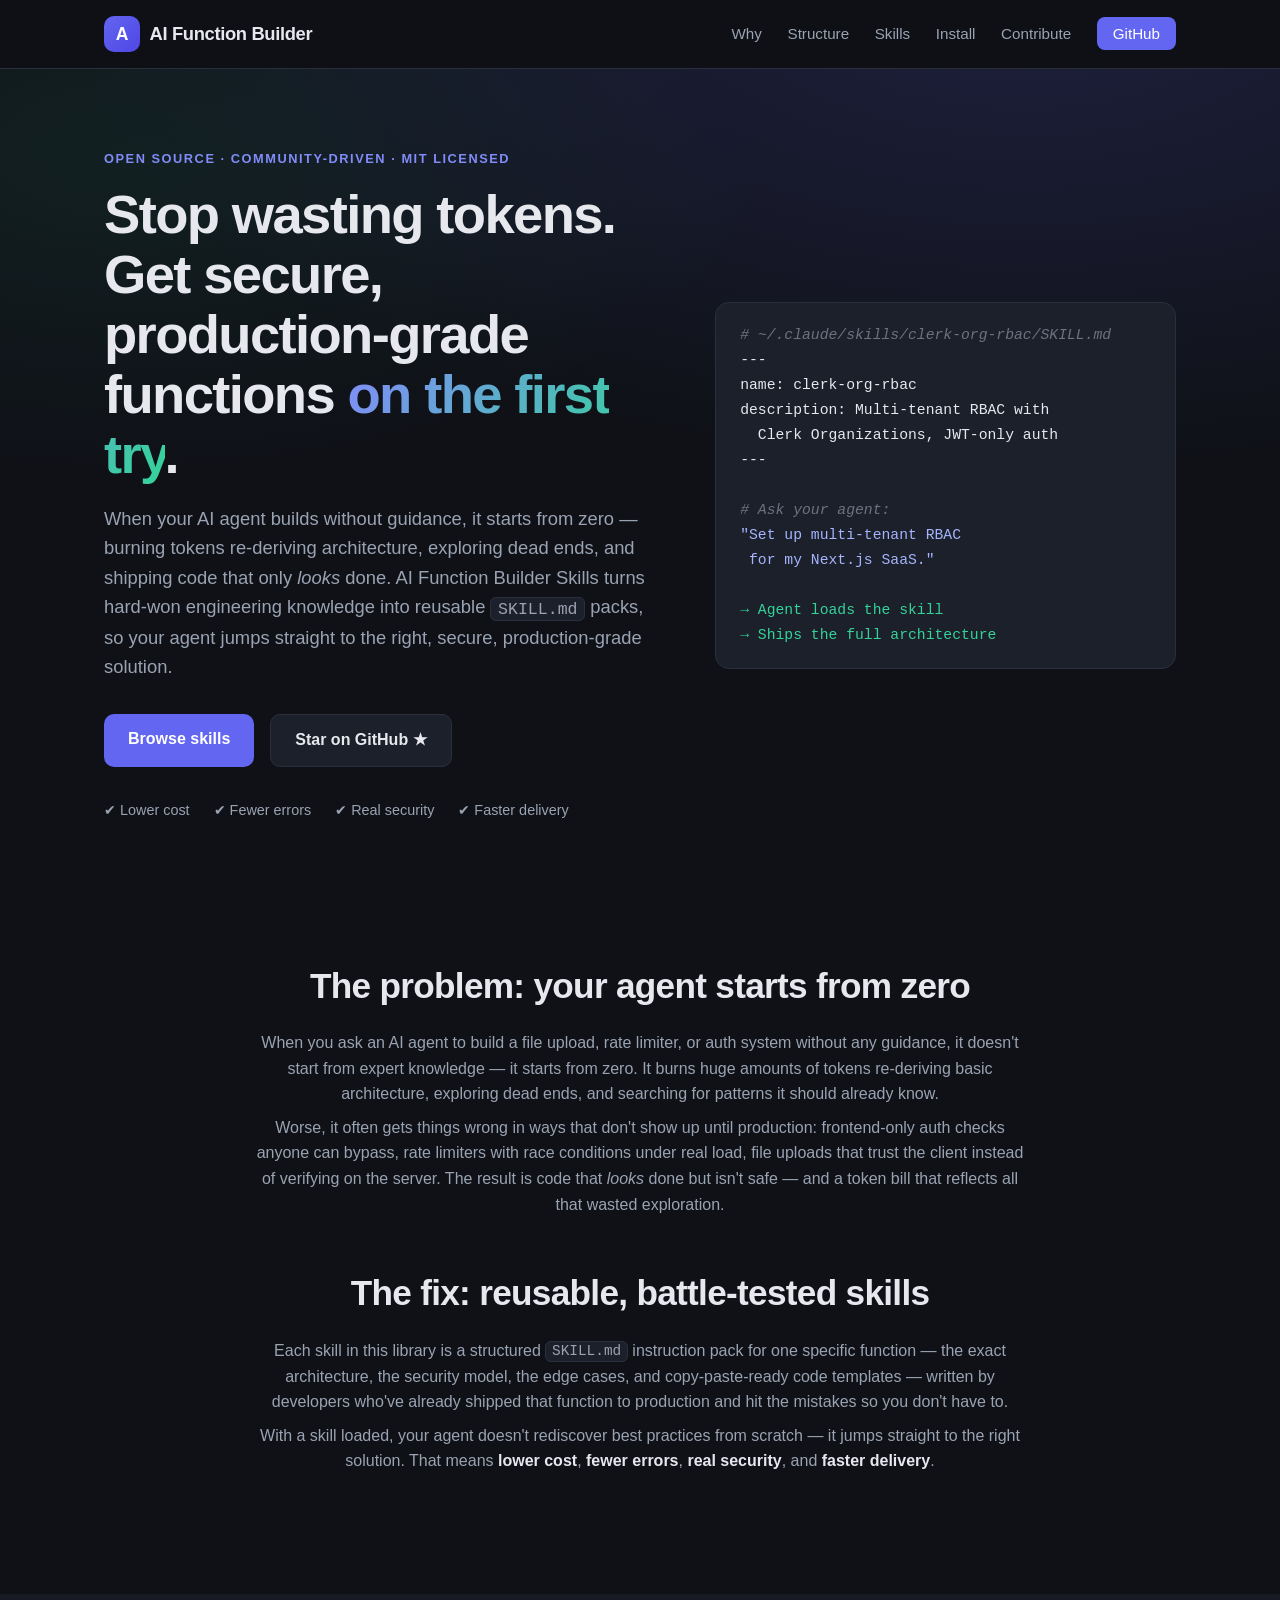
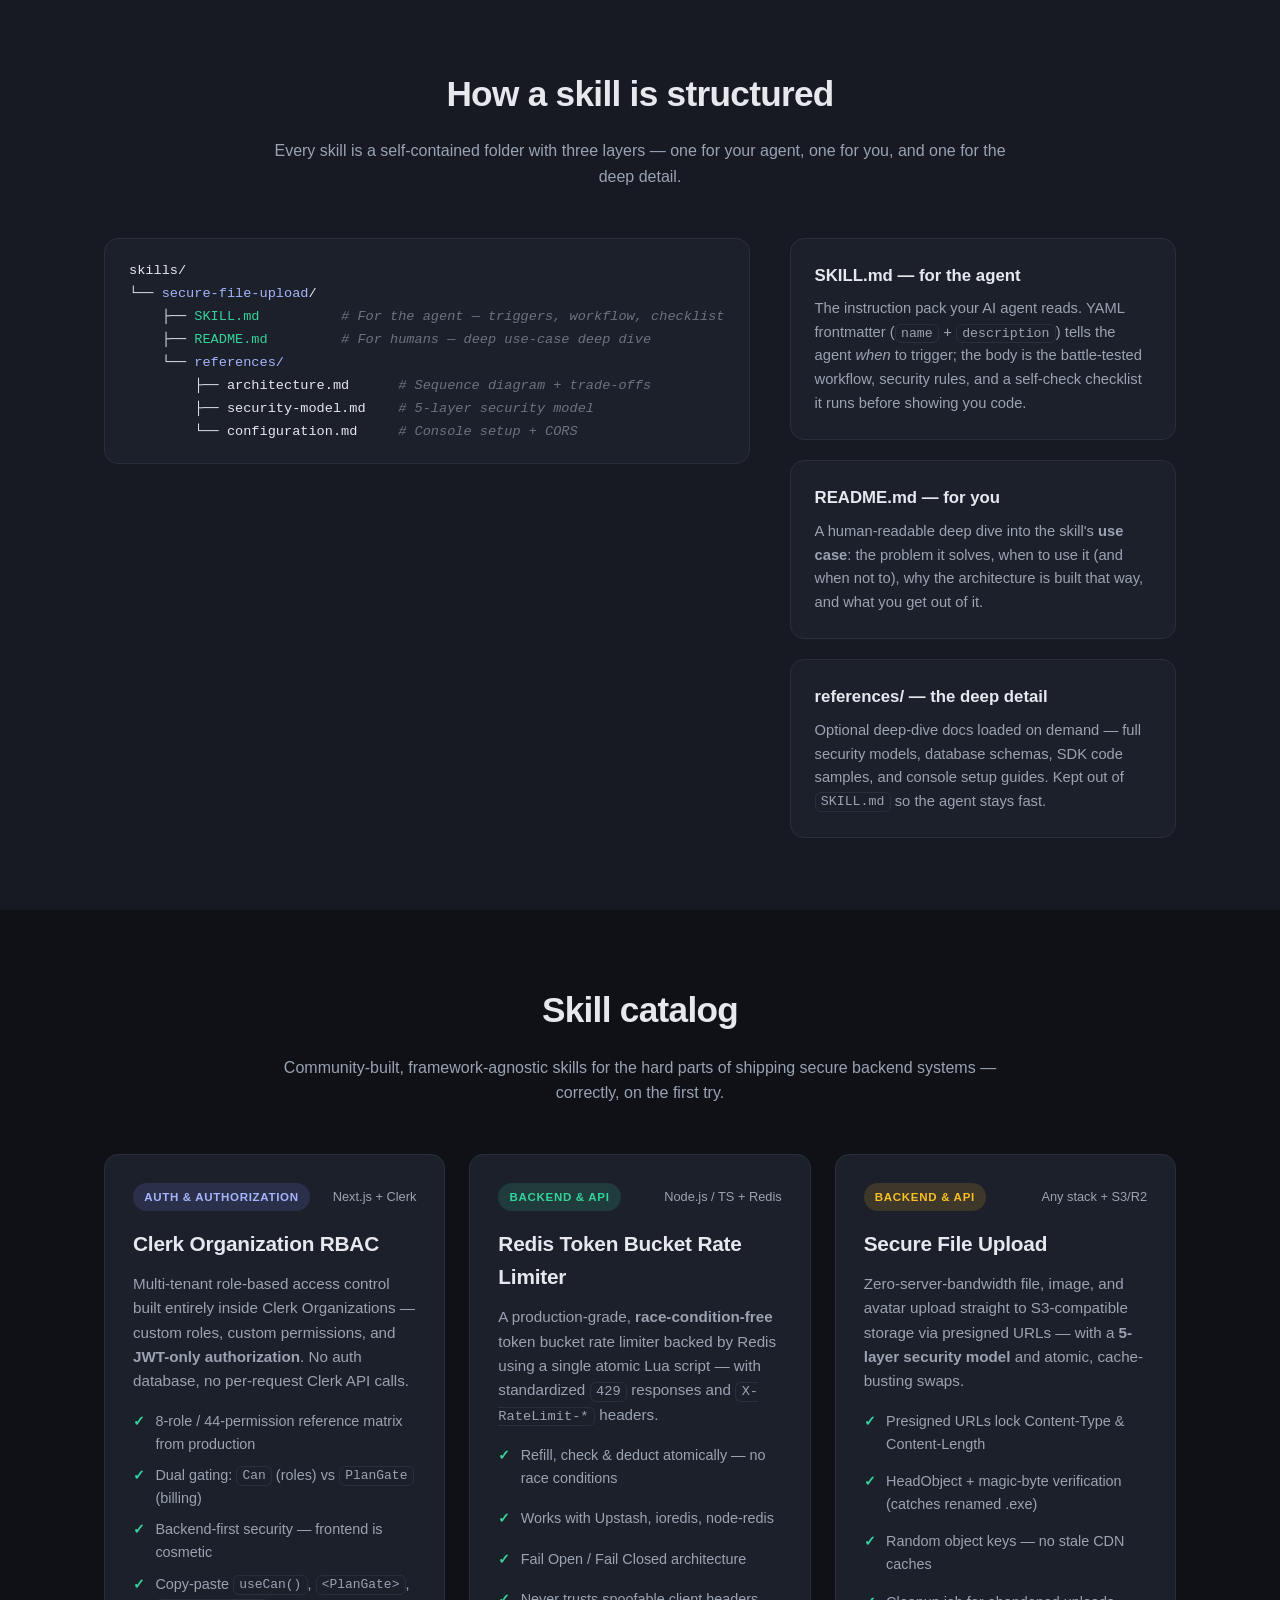
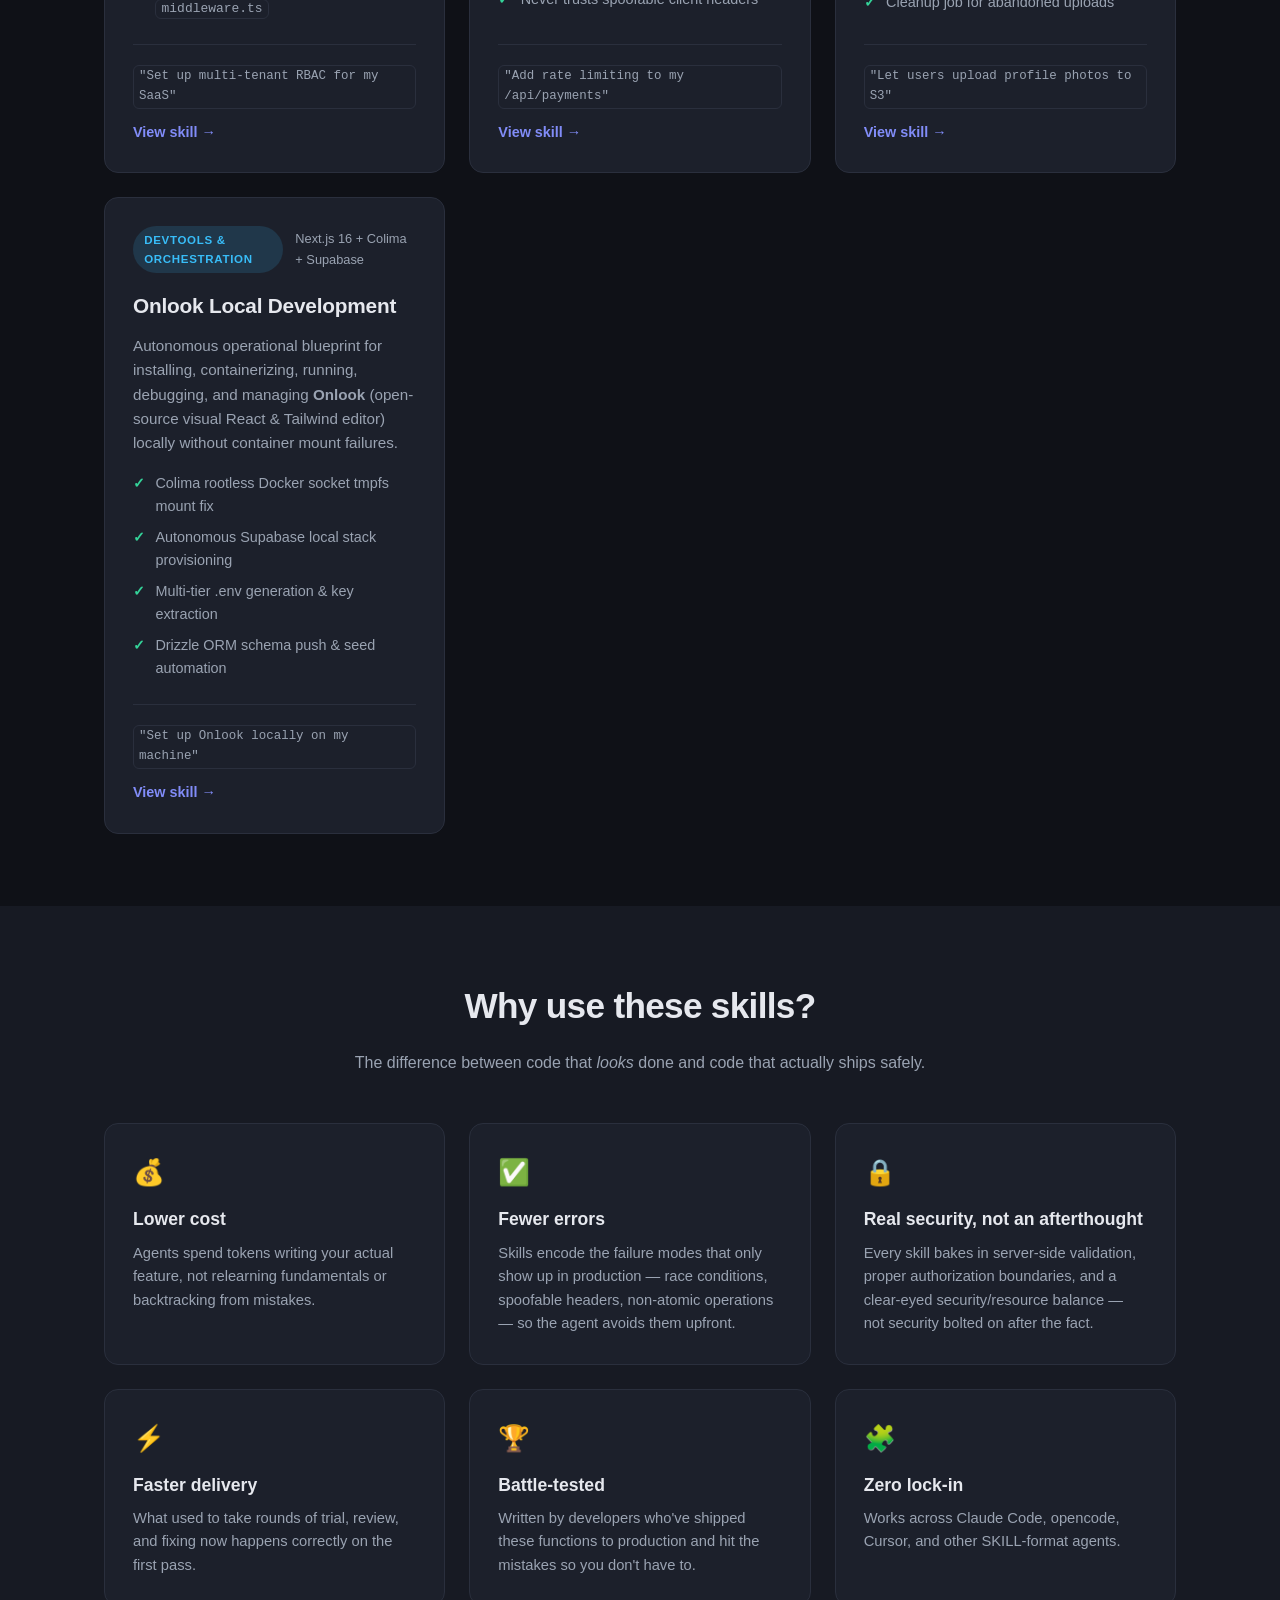
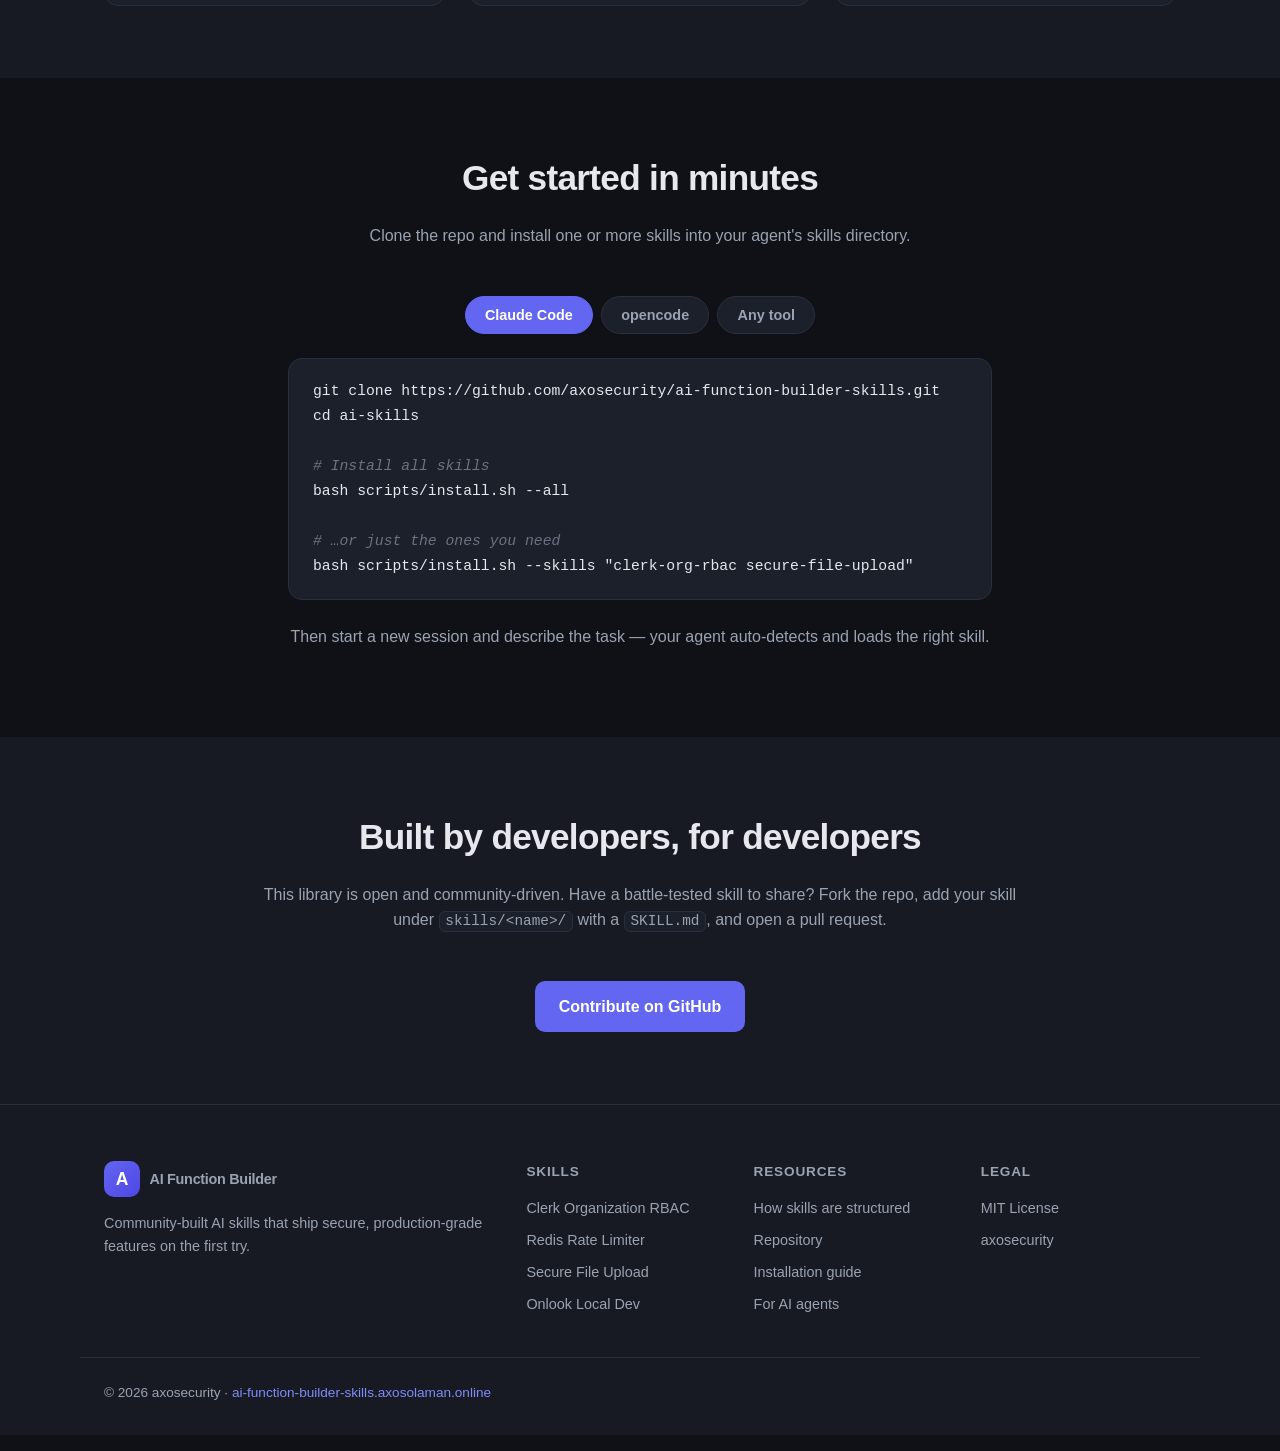
<file: web/index.html>
<!DOCTYPE html>
<html lang="en">
<head>
  <meta charset="UTF-8">
  <meta name="viewport" content="width=device-width, initial-scale=1.0">

  <!-- Primary SEO -->
  <title>AI Function Builder Skills — Stop Wasting Tokens. Ship Production-Grade Features on the First Try</title>
  <meta name="description" content="Stop wasting tokens. Get secure, production-grade functions and features on the first try with community-built AI skills — file uploads, access control, rate limiting, authentication, and more. Reusable SKILL.md packs for Claude Code, opencode & Cursor.">
  <meta name="keywords" content="AI skills, AI function builder, agent skills, Claude Code skills, opencode skills, LLM agent instructions, production-grade code, secure code, Clerk RBAC, Redis rate limiter, token bucket, secure file upload, presigned URL, S3, Cloudflare R2, save tokens">
  <meta name="author" content="axosecurity">
  <meta name="robots" content="index, follow">
  <link rel="canonical" href="https://ai-function-builder-skills.axosolaman.online/">

  <!-- Open Graph -->
  <meta property="og:type" content="website">
  <meta property="og:site_name" content="AI Function Builder Skills">
  <meta property="og:title" content="AI Function Builder Skills — Stop Wasting Tokens. Ship Production-Grade Features on the First Try">
  <meta property="og:description" content="Secure, perfect, production-grade functions on the first try — with community-built AI skills for file uploads, access control, rate limiting, authentication, and more.">
  <meta property="og:url" content="https://ai-function-builder-skills.axosolaman.online/">
  <meta property="og:locale" content="en_US">

  <!-- Twitter Card -->
  <meta name="twitter:card" content="summary_large_image">
  <meta name="twitter:title" content="AI Function Builder Skills — Stop Wasting Tokens. Ship Production-Grade Features on the First Try">
  <meta name="twitter:description" content="Secure, perfect, production-grade functions on the first try — with community-built AI skills for file uploads, access control, rate limiting, authentication, and more.">

  <!-- Favicon -->
  <link rel="icon" href="data:image/svg+xml,%3Csvg xmlns='http://www.w3.org/2000/svg' viewBox='0 0 100 100'%3E%3Crect width='100' height='100' rx='20' fill='%234f46e5'/%3E%3Ctext x='50' y='68' font-size='52' text-anchor='middle' fill='%23fff' font-family='Arial' font-weight='bold'%3EA%3C/text%3E%3C/svg%3E">

  <!-- Styles -->
  <link rel="stylesheet" href="assets/styles.css">

  <!-- Structured data: WebSite -->
  <script type="application/ld+json">
  {
    "@context": "https://schema.org",
    "@type": "WebSite",
    "name": "AI Function Builder Skills",
    "alternateName": "axosecurity/ai-function-builder-skills",
    "url": "https://ai-function-builder-skills.axosolaman.online/",
    "description": "An open, community-driven library of production-ready AI skills and prompts for building secure, production-grade functions with AI coding agents — file uploads, access control, rate limiting, authentication, and more.",
    "publisher": {
      "@type": "Organization",
      "name": "axosecurity",
      "url": "https://github.com/axosecurity"
    }
  }
  </script>

  <!-- Structured data: ItemList of skills -->
  <script type="application/ld+json">
  {
    "@context": "https://schema.org",
    "@type": "ItemList",
    "name": "AI Skill Catalog",
    "itemListElement": [
      {
        "@type": "ListItem",
        "position": 1,
        "name": "Clerk Organization RBAC",
        "description": "Multi-tenant role-based access control built entirely inside Clerk Organizations, with JWT-only authorization.",
        "url": "https://ai-function-builder-skills.axosolaman.online/#clerk-org-rbac"
      },
      {
        "@type": "ListItem",
        "position": 2,
        "name": "Redis Token Bucket Rate Limiter",
        "description": "A race-condition-free token bucket rate limiter backed by Redis using a single atomic Lua script.",
        "url": "https://ai-function-builder-skills.axosolaman.online/#redis-token-bucket-rate-limiter"
      },
      {
        "@type": "ListItem",
        "position": 3,
        "name": "Secure File Upload",
        "description": "Zero-server-bandwidth file upload via presigned URLs with a 5-layer security model.",
        "url": "https://ai-function-builder-skills.axosolaman.online/#secure-file-upload"
      },
      {
        "@type": "ListItem",
        "position": 4,
        "name": "Onlook Local Development & Management",
        "description": "Autonomous operational blueprint for installing, containerizing, running, and managing Onlook with Colima Docker fixes.",
        "url": "https://ai-function-builder-skills.axosolaman.online/#onlook-local-dev"
      }
    ]
  }
  </script>
</head>

<body>
  <a class="skip-link" href="#main">Skip to content</a>

  <!-- Header -->
  <header class="site-header">
    <nav class="container nav" aria-label="Main navigation">
      <a href="#top" class="brand" aria-label="AI Function Builder Skills — home">
        <span class="brand-mark">A</span>
        <span class="brand-text">AI&nbsp;Function&nbsp;Builder</span>
      </a>
      <button class="nav-toggle" id="navToggle" aria-expanded="false" aria-controls="navMenu" aria-label="Toggle navigation">
        <span></span><span></span><span></span>
      </button>
      <ul class="nav-menu" id="navMenu">
        <li><a href="#what">Why</a></li>
        <li><a href="#structure">Structure</a></li>
        <li><a href="#skills">Skills</a></li>
        <li><a href="#install">Install</a></li>
        <li><a href="#contribute">Contribute</a></li>
        <li><a class="nav-cta" href="https://github.com/axosecurity/ai-function-builder-skills" target="_blank" rel="noopener">GitHub</a></li>
      </ul>
    </nav>
  </header>

  <main id="main">

    <!-- Hero -->
    <section class="hero" id="top">
      <div class="container hero-grid">
        <div class="hero-copy">
          <p class="eyebrow">Open source · Community-driven · MIT licensed</p>
          <h1>Stop wasting tokens. Get secure, production-grade functions <span class="accent">on the first try</span>.</h1>
          <p class="lead">
            When your AI agent builds without guidance, it starts from zero — burning tokens re-deriving
            architecture, exploring dead ends, and shipping code that only <em>looks</em> done. AI Function
            Builder Skills turns hard-won engineering knowledge into reusable <code>SKILL.md</code> packs, so
            your agent jumps straight to the right, secure, production-grade solution.
          </p>
          <div class="hero-actions">
            <a class="btn btn-primary" href="#skills">Browse skills</a>
            <a class="btn btn-secondary" href="https://github.com/axosecurity/ai-function-builder-skills" target="_blank" rel="noopener">Star on GitHub ★</a>
          </div>
          <ul class="hero-badges">
            <li>✔ Lower cost</li>
            <li>✔ Fewer errors</li>
            <li>✔ Real security</li>
            <li>✔ Faster delivery</li>
          </ul>
        </div>
        <div class="hero-code">
<pre><code><span class="c"># ~/.claude/skills/clerk-org-rbac/SKILL.md</span>
---
name: clerk-org-rbac
description: Multi-tenant RBAC with
  Clerk Organizations, JWT-only auth
---

<span class="c"># Ask your agent:</span>
<span class="k">"Set up multi-tenant RBAC</span>
<span class="k"> for my Next.js SaaS."</span>

<span class="r">→ Agent loads the skill</span>
<span class="r">→ Ships the full architecture</span></code></pre>
        </div>
      </div>
    </section>

    <!-- The problem & solution -->
    <section class="section" id="what">
      <div class="container">
        <div class="section-head">
          <h2>The problem: your agent starts from zero</h2>
          <p>
            When you ask an AI agent to build a file upload, rate limiter, or auth system without any guidance,
            it doesn't start from expert knowledge — it starts from zero. It burns huge amounts of tokens
            re-deriving basic architecture, exploring dead ends, and searching for patterns it should already know.
          </p>
          <p>
            Worse, it often gets things wrong in ways that don't show up until production: frontend-only auth
            checks anyone can bypass, rate limiters with race conditions under real load, file uploads that trust
            the client instead of verifying on the server. The result is code that <em>looks</em> done but isn't
            safe — and a token bill that reflects all that wasted exploration.
          </p>
        </div>
        <div class="section-head">
          <h2>The fix: reusable, battle-tested skills</h2>
          <p>
            Each skill in this library is a structured <code>SKILL.md</code> instruction pack for one specific
            function — the exact architecture, the security model, the edge cases, and copy-paste-ready code
            templates — written by developers who've already shipped that function to production and hit the
            mistakes so you don't have to.
          </p>
          <p class="section-sub">
            With a skill loaded, your agent doesn't rediscover best practices from scratch — it jumps straight
            to the right solution. That means <strong>lower cost</strong>, <strong>fewer errors</strong>,
            <strong>real security</strong>, and <strong>faster delivery</strong>.
          </p>
        </div>
      </div>
    </section>

    <!-- How a skill is structured -->
    <section class="section section-alt" id="structure">
      <div class="container">
        <div class="section-head">
          <h2>How a skill is structured</h2>
          <p>Every skill is a self-contained folder with three layers — one for your agent, one for you, and one for the deep detail.</p>
        </div>
        <div class="structure-grid">
          <div class="structure-code">
<pre><code>skills/
└── <span class="k">secure-file-upload</span>/
    ├── <span class="r">SKILL.md</span>          <span class="c"># For the agent — triggers, workflow, checklist</span>
    ├── <span class="r">README.md</span>         <span class="c"># For humans — deep use-case deep dive</span>
    └── <span class="k">references/</span>
        ├── architecture.md      <span class="c"># Sequence diagram + trade-offs</span>
        ├── security-model.md    <span class="c"># 5-layer security model</span>
        └── configuration.md     <span class="c"># Console setup + CORS</span></code></pre>
          </div>
          <div class="structure-copy">
            <div class="structure-item">
              <h3>SKILL.md — for the agent</h3>
              <p>The instruction pack your AI agent reads. YAML frontmatter (<code>name</code> + <code>description</code>) tells the agent <em>when</em> to trigger; the body is the battle-tested workflow, security rules, and a self-check checklist it runs before showing you code.</p>
            </div>
            <div class="structure-item">
              <h3>README.md — for you</h3>
              <p>A human-readable deep dive into the skill's <strong>use case</strong>: the problem it solves, when to use it (and when not to), why the architecture is built that way, and what you get out of it.</p>
            </div>
            <div class="structure-item">
              <h3>references/ — the deep detail</h3>
              <p>Optional deep-dive docs loaded on demand — full security models, database schemas, SDK code samples, and console setup guides. Kept out of <code>SKILL.md</code> so the agent stays fast.</p>
            </div>
          </div>
        </div>
      </div>
    </section>

    <!-- Skills catalog -->
    <section class="section" id="skills">
      <div class="container">
        <div class="section-head">
          <h2>Skill catalog</h2>
          <p>Community-built, framework-agnostic skills for the hard parts of shipping secure backend systems — correctly, on the first try.</p>
        </div>

        <div class="cards">

          <article class="card" id="clerk-org-rbac">
            <div class="card-top">
              <span class="chip chip-auth">Auth &amp; Authorization</span>
              <span class="card-stack">Next.js + Clerk</span>
            </div>
            <h3>Clerk Organization RBAC</h3>
            <p>
              Multi-tenant role-based access control built entirely inside Clerk Organizations — custom roles,
              custom permissions, and <strong>JWT-only authorization</strong>. No auth database, no per-request
              Clerk API calls.
            </p>
            <ul class="card-list">
              <li>8-role / 44-permission reference matrix from production</li>
              <li>Dual gating: <code>Can</code> (roles) vs <code>PlanGate</code> (billing)</li>
              <li>Backend-first security — frontend is cosmetic</li>
              <li>Copy-paste <code>useCan()</code>, <code>&lt;PlanGate&gt;</code>, <code>middleware.ts</code></li>
            </ul>
            <div class="card-foot">
              <code class="trigger">"Set up multi-tenant RBAC for my SaaS"</code>
              <a class="btn-link" href="https://github.com/axosecurity/ai-function-builder-skills/tree/main/skills/clerk-org-rbac" target="_blank" rel="noopener">View skill →</a>
            </div>
          </article>

          <article class="card" id="redis-token-bucket-rate-limiter">
            <div class="card-top">
              <span class="chip chip-api">Backend &amp; API</span>
              <span class="card-stack">Node.js / TS + Redis</span>
            </div>
            <h3>Redis Token Bucket Rate Limiter</h3>
            <p>
              A production-grade, <strong>race-condition-free</strong> token bucket rate limiter backed by Redis
              using a single atomic Lua script — with standardized <code>429</code> responses and
              <code>X-RateLimit-*</code> headers.
            </p>
            <ul class="card-list">
              <li>Refill, check &amp; deduct atomically — no race conditions</li>
              <li>Works with Upstash, ioredis, node-redis</li>
              <li>Fail Open / Fail Closed architecture</li>
              <li>Never trusts spoofable client headers</li>
            </ul>
            <div class="card-foot">
              <code class="trigger">"Add rate limiting to my /api/payments"</code>
              <a class="btn-link" href="https://github.com/axosecurity/ai-function-builder-skills/tree/main/skills/redis-token-bucket-rate-limiter" target="_blank" rel="noopener">View skill →</a>
            </div>
          </article>

          <article class="card" id="secure-file-upload">
            <div class="card-top">
              <span class="chip chip-upload">Backend &amp; API</span>
              <span class="card-stack">Any stack + S3/R2</span>
            </div>
            <h3>Secure File Upload</h3>
            <p>
              Zero-server-bandwidth file, image, and avatar upload straight to S3-compatible storage via
              presigned URLs — with a <strong>5-layer security model</strong> and atomic, cache-busting swaps.
            </p>
            <ul class="card-list">
              <li>Presigned URLs lock Content-Type &amp; Content-Length</li>
              <li>HeadObject + magic-byte verification (catches renamed .exe)</li>
              <li>Random object keys — no stale CDN caches</li>
              <li>Cleanup job for abandoned uploads</li>
            </ul>
            <div class="card-foot">
              <code class="trigger">"Let users upload profile photos to S3"</code>
              <a class="btn-link" href="https://github.com/axosecurity/ai-function-builder-skills/tree/main/skills/secure-file-upload" target="_blank" rel="noopener">View skill →</a>
            </div>
          </article>

          <article class="card" id="onlook-local-dev">
            <div class="card-top">
              <span class="chip chip-dev">DevTools &amp; Orchestration</span>
              <span class="card-stack">Next.js 16 + Colima + Supabase</span>
            </div>
            <h3>Onlook Local Development</h3>
            <p>
              Autonomous operational blueprint for installing, containerizing, running, debugging, and managing
              <strong>Onlook</strong> (open-source visual React &amp; Tailwind editor) locally without container mount failures.
            </p>
            <ul class="card-list">
              <li>Colima rootless Docker socket tmpfs mount fix</li>
              <li>Autonomous Supabase local stack provisioning</li>
              <li>Multi-tier .env generation &amp; key extraction</li>
              <li>Drizzle ORM schema push &amp; seed automation</li>
            </ul>
            <div class="card-foot">
              <code class="trigger">"Set up Onlook locally on my machine"</code>
              <a class="btn-link" href="https://github.com/axosecurity/ai-function-builder-skills/tree/main/skills/onlook-local-dev" target="_blank" rel="noopener">View skill →</a>
            </div>
          </article>

        </div>
      </div>
    </section>

    <!-- Why -->
    <section class="section section-alt" id="why">
      <div class="container">
        <div class="section-head">
          <h2>Why use these skills?</h2>
          <p>The difference between code that <em>looks</em> done and code that actually ships safely.</p>
        </div>
        <div class="features">
          <div class="feature">
            <span class="feature-icon">💰</span>
            <h3>Lower cost</h3>
            <p>Agents spend tokens writing your actual feature, not relearning fundamentals or backtracking from mistakes.</p>
          </div>
          <div class="feature">
            <span class="feature-icon">✅</span>
            <h3>Fewer errors</h3>
            <p>Skills encode the failure modes that only show up in production — race conditions, spoofable headers, non-atomic operations — so the agent avoids them upfront.</p>
          </div>
          <div class="feature">
            <span class="feature-icon">🔒</span>
            <h3>Real security, not an afterthought</h3>
            <p>Every skill bakes in server-side validation, proper authorization boundaries, and a clear-eyed security/resource balance — not security bolted on after the fact.</p>
          </div>
          <div class="feature">
            <span class="feature-icon">⚡</span>
            <h3>Faster delivery</h3>
            <p>What used to take rounds of trial, review, and fixing now happens correctly on the first pass.</p>
          </div>
          <div class="feature">
            <span class="feature-icon">🏆</span>
            <h3>Battle-tested</h3>
            <p>Written by developers who've shipped these functions to production and hit the mistakes so you don't have to.</p>
          </div>
          <div class="feature">
            <span class="feature-icon">🧩</span>
            <h3>Zero lock-in</h3>
            <p>Works across Claude Code, opencode, Cursor, and other SKILL-format agents.</p>
          </div>
        </div>
      </div>
    </section>

    <!-- Install -->
    <section class="section" id="install">
      <div class="container">
        <div class="section-head">
          <h2>Get started in minutes</h2>
          <p>Clone the repo and install one or more skills into your agent's skills directory.</p>
        </div>

        <div class="tabs" role="tablist" aria-label="Installation tabs">
          <button class="tab active" data-tab="claude" role="tab" aria-selected="true">Claude Code</button>
          <button class="tab" data-tab="opencode" role="tab" aria-selected="false">opencode</button>
          <button class="tab" data-tab="any" role="tab" aria-selected="false">Any tool</button>
        </div>

        <div class="tab-panel active" data-panel="claude">
<pre><code>git clone https://github.com/axosecurity/ai-function-builder-skills.git
cd ai-skills

<span class="c"># Install all skills</span>
bash scripts/install.sh --all

<span class="c"># …or just the ones you need</span>
bash scripts/install.sh --skills "clerk-org-rbac secure-file-upload"</code></pre>
        </div>

        <div class="tab-panel" data-panel="opencode">
<pre><code>git clone https://github.com/axosecurity/ai-function-builder-skills.git
cd ai-skills

<span class="c"># opencode reads ~/.config/opencode/skills/ (or ~/.opencode/skills/)</span>
mkdir -p ~/.config/opencode/skills
cp -r skills/clerk-org-rbac ~/.config/opencode/skills/
cp -r skills/redis-token-bucket-rate-limiter ~/.config/opencode/skills/
cp -r skills/secure-file-upload ~/.config/opencode/skills/</code></pre>
        </div>

        <div class="tab-panel" data-panel="any">
<pre><code>git clone https://github.com/axosecurity/ai-function-builder-skills.git
cd ai-skills

<span class="c"># Each skill is a folder with a SKILL.md — copy the whole folder
# into your agent's skills directory (~/.claude/skills/, etc.)</span>
cp -r skills/clerk-org-rbac ~/.claude/skills/</code></pre>
        </div>

        <p class="install-note">Then start a new session and describe the task — your agent auto-detects and loads the right skill.</p>
      </div>
    </section>

    <!-- Contribute -->
    <section class="section section-alt" id="contribute">
      <div class="container">
        <div class="section-head">
          <h2>Built by developers, for developers</h2>
          <p>This library is open and community-driven. Have a battle-tested skill to share? Fork the repo, add your skill under <code>skills/&lt;name&gt;/</code> with a <code>SKILL.md</code>, and open a pull request.</p>
        </div>
        <div class="center">
          <a class="btn btn-primary" href="https://github.com/axosecurity/ai-function-builder-skills" target="_blank" rel="noopener">Contribute on GitHub</a>
        </div>
      </div>
    </section>

  </main>

  <!-- Footer -->
  <footer class="site-footer">
    <div class="container footer-grid">
      <div>
        <a href="#top" class="brand">
          <span class="brand-mark">A</span>
          <span class="brand-text">AI&nbsp;Function&nbsp;Builder</span>
        </a>
        <p>Community-built AI skills that ship secure, production-grade features on the first try.</p>
      </div>
      <div>
        <h4>Skills</h4>
        <ul>
          <li><a href="#clerk-org-rbac">Clerk Organization RBAC</a></li>
          <li><a href="#redis-token-bucket-rate-limiter">Redis Rate Limiter</a></li>
          <li><a href="#secure-file-upload">Secure File Upload</a></li>
          <li><a href="#onlook-local-dev">Onlook Local Dev</a></li>
        </ul>
      </div>
      <div>
        <h4>Resources</h4>
        <ul>
          <li><a href="#structure">How skills are structured</a></li>
          <li><a href="https://github.com/axosecurity/ai-function-builder-skills" target="_blank" rel="noopener">Repository</a></li>
          <li><a href="https://github.com/axosecurity/ai-function-builder-skills/blob/main/docs/INSTALLATION.md" target="_blank" rel="noopener">Installation guide</a></li>
          <li><a href="https://github.com/axosecurity/ai-function-builder-skills/blob/main/AGENTS.md" target="_blank" rel="noopener">For AI agents</a></li>
        </ul>
      </div>
      <div>
        <h4>Legal</h4>
        <ul>
          <li><a href="https://github.com/axosecurity/ai-function-builder-skills/blob/main/LICENSE" target="_blank" rel="noopener">MIT License</a></li>
          <li><a href="https://github.com/axosecurity" target="_blank" rel="noopener">axosecurity</a></li>
        </ul>
      </div>
    </div>
    <div class="container footer-bottom">
      <p>© <span id="year"></span> axosecurity · <a href="https://ai-function-builder-skills.axosolaman.online/">ai-function-builder-skills.axosolaman.online</a></p>
    </div>
  </footer>

  <script src="assets/main.js" defer></script>
</body>
</html>
</file>
<file: web/assets/styles.css>
/* ==========================================================================
   AI Skills for Developers — landing page styles
   ========================================================================== */

:root {
  --bg: #0f1117;
  --bg-alt: #171a23;
  --surface: #1c202b;
  --border: #2a2f3d;
  --text: #e6e8ee;
  --muted: #9aa3b2;
  --accent: #6366f1;
  --accent-strong: #818cf8;
  --accent-dark: #4f46e5;
  --success: #34d399;
  --radius: 14px;
  --container: 1120px;
  --font: -apple-system, BlinkMacSystemFont, "Segoe UI", Roboto, Helvetica, Arial, sans-serif;
  --mono: ui-monospace, SFMono-Regular, Menlo, Consolas, "Liberation Mono", monospace;
}

* { box-sizing: border-box; }

html { scroll-behavior: smooth; }

body {
  margin: 0;
  font-family: var(--font);
  background: var(--bg);
  color: var(--text);
  line-height: 1.6;
  -webkit-font-smoothing: antialiased;
}

a { color: var(--accent-strong); text-decoration: none; }
a:hover { text-decoration: underline; }

code {
  font-family: var(--mono);
  background: var(--surface);
  border: 1px solid var(--border);
  border-radius: 6px;
  padding: 0.1em 0.4em;
  font-size: 0.9em;
}

pre {
  margin: 0;
  background: var(--surface);
  border: 1px solid var(--border);
  border-radius: var(--radius);
  padding: 1.25rem 1.5rem;
  overflow-x: auto;
  font-size: 0.92rem;
  line-height: 1.7;
}

pre code {
  background: none;
  border: none;
  padding: 0;
  font-size: inherit;
}

.container {
  max-width: var(--container);
  margin: 0 auto;
  padding: 0 1.5rem;
}

.skip-link {
  position: absolute;
  left: -999px;
  top: 0;
  background: var(--accent);
  color: #fff;
  padding: 0.6rem 1rem;
  border-radius: 0 0 8px 0;
  z-index: 100;
}
.skip-link:focus { left: 0; }

/* --- Syntax highlight colors --- */
.c { color: #6b7280; font-style: italic; }
.k { color: #a5b4fc; }
.r { color: var(--success); }

/* --- Header / nav --- */
.site-header {
  position: sticky;
  top: 0;
  z-index: 50;
  background: rgba(15, 17, 23, 0.85);
  backdrop-filter: blur(10px);
  border-bottom: 1px solid var(--border);
}

.nav {
  display: flex;
  align-items: center;
  justify-content: space-between;
  height: 68px;
}

.brand {
  display: inline-flex;
  align-items: center;
  gap: 0.6rem;
  color: var(--text);
  font-weight: 800;
  font-size: 1.15rem;
  letter-spacing: -0.02em;
}
.brand:hover { text-decoration: none; }

.brand-mark {
  display: grid;
  place-items: center;
  width: 36px;
  height: 36px;
  border-radius: 10px;
  background: linear-gradient(135deg, var(--accent), var(--accent-dark));
  color: #fff;
  font-weight: 900;
  font-size: 1.1rem;
}

.nav-menu {
  display: flex;
  align-items: center;
  gap: 1.6rem;
  list-style: none;
  margin: 0;
  padding: 0;
}

.nav-menu a { color: var(--muted); font-weight: 500; font-size: 0.95rem; }
.nav-menu a:hover { color: var(--text); text-decoration: none; }

.nav-cta {
  color: #fff !important;
  background: var(--accent);
  padding: 0.5rem 1rem;
  border-radius: 8px;
}
.nav-cta:hover { background: var(--accent-strong); }

.nav-toggle {
  display: none;
  flex-direction: column;
  gap: 5px;
  background: none;
  border: none;
  cursor: pointer;
  padding: 6px;
}
.nav-toggle span {
  width: 24px;
  height: 2px;
  background: var(--text);
  border-radius: 2px;
  transition: transform 0.2s, opacity 0.2s;
}

@media (max-width: 760px) {
  .nav-toggle { display: flex; }
  .nav-menu {
    display: none;
    position: absolute;
    top: 68px;
    left: 0;
    right: 0;
    flex-direction: column;
    gap: 0;
    background: var(--bg-alt);
    border-bottom: 1px solid var(--border);
  }
  .nav-menu.open { display: flex; }
  .nav-menu li { width: 100%; }
  .nav-menu a { display: block; padding: 1rem 1.5rem; border-top: 1px solid var(--border); }
  .nav-cta { border-radius: 0; text-align: center; }
}

/* --- Hero --- */
.hero {
  padding: 5rem 0 4rem;
  background:
    radial-gradient(60rem 30rem at 80% -10%, rgba(99, 102, 241, 0.18), transparent),
    radial-gradient(40rem 20rem at 10% 10%, rgba(52, 211, 153, 0.08), transparent);
}

.hero-grid {
  display: grid;
  grid-template-columns: 1.1fr 0.9fr;
  gap: 3rem;
  align-items: center;
}

.eyebrow {
  text-transform: uppercase;
  letter-spacing: 0.12em;
  font-size: 0.8rem;
  color: var(--accent-strong);
  font-weight: 600;
  margin: 0 0 1rem;
}

h1 {
  font-size: clamp(2.2rem, 5vw, 3.4rem);
  line-height: 1.1;
  letter-spacing: -0.03em;
  margin: 0 0 1.2rem;
}

.accent {
  background: linear-gradient(120deg, var(--accent-strong), var(--success));
  -webkit-background-clip: text;
  background-clip: text;
  color: transparent;
}

.lead {
  font-size: 1.15rem;
  color: var(--muted);
  margin: 0 0 2rem;
  max-width: 34rem;
}

.hero-actions {
  display: flex;
  gap: 1rem;
  flex-wrap: wrap;
  margin-bottom: 2rem;
}

.btn {
  display: inline-block;
  padding: 0.8rem 1.5rem;
  border-radius: 10px;
  font-weight: 600;
  font-size: 1rem;
  transition: background 0.2s, transform 0.1s;
}
.btn:hover { text-decoration: none; transform: translateY(-1px); }

.btn-primary { background: var(--accent); color: #fff; }
.btn-primary:hover { background: var(--accent-strong); }

.btn-secondary {
  background: var(--surface);
  color: var(--text);
  border: 1px solid var(--border);
}
.btn-secondary:hover { border-color: var(--accent); }

.hero-badges {
  list-style: none;
  display: flex;
  gap: 1.5rem;
  flex-wrap: wrap;
  margin: 0;
  padding: 0;
  color: var(--muted);
  font-size: 0.9rem;
}

/* --- Sections --- */
.section { padding: 4.5rem 0; }
.section-alt { background: var(--bg-alt); }

.section-head {
  max-width: 48rem;
  margin: 0 auto 3rem;
  text-align: center;
}
.section-head h2 {
  font-size: clamp(1.6rem, 3vw, 2.2rem);
  letter-spacing: -0.02em;
  margin: 0 0 1rem;
}
.section-head p { color: var(--muted); margin: 0.5rem 0; }
.section-sub { margin-top: 1rem; }
.section-sub strong { color: var(--text); }
.section-sub em { color: var(--text); font-style: normal; }

/* --- Cards --- */
.cards {
  display: grid;
  grid-template-columns: repeat(auto-fit, minmax(300px, 1fr));
  gap: 1.5rem;
}

.card {
  display: flex;
  flex-direction: column;
  background: var(--surface);
  border: 1px solid var(--border);
  border-radius: var(--radius);
  padding: 1.75rem;
  transition: transform 0.2s, border-color 0.2s;
}
.card:hover { transform: translateY(-4px); border-color: var(--accent); }

.card-top {
  display: flex;
  align-items: center;
  justify-content: space-between;
  gap: 0.75rem;
  margin-bottom: 1rem;
}

.chip {
  font-size: 0.72rem;
  font-weight: 700;
  text-transform: uppercase;
  letter-spacing: 0.06em;
  padding: 0.3rem 0.7rem;
  border-radius: 999px;
}
.chip-auth { background: rgba(129, 140, 248, 0.15); color: #a5b4fc; }
.chip-api { background: rgba(52, 211, 153, 0.15); color: var(--success); }
.chip-upload { background: rgba(251, 191, 36, 0.15); color: #fbbf24; }
.chip-dev { background: rgba(56, 189, 248, 0.15); color: #38bdf8; }

.card-stack { font-size: 0.8rem; color: var(--muted); }

.card h3 { margin: 0 0 0.75rem; font-size: 1.3rem; letter-spacing: -0.01em; }
.card > p { color: var(--muted); font-size: 0.95rem; margin: 0 0 1rem; }

.card-list {
  list-style: none;
  margin: 0 0 1.5rem;
  padding: 0;
  display: grid;
  gap: 0.5rem;
  flex: 1;
}
.card-list li { padding-left: 1.4rem; position: relative; color: var(--muted); font-size: 0.9rem; }
.card-list li::before {
  content: "✓";
  position: absolute;
  left: 0;
  color: var(--success);
  font-weight: 700;
}

.card-foot {
  display: flex;
  flex-direction: column;
  gap: 0.75rem;
  border-top: 1px solid var(--border);
  padding-top: 1.25rem;
}

.trigger { font-size: 0.78rem; color: var(--muted); }

.btn-link { color: var(--accent-strong); font-weight: 600; font-size: 0.9rem; }

/* --- Features --- */
.features {
  display: grid;
  grid-template-columns: repeat(auto-fit, minmax(280px, 1fr));
  gap: 1.5rem;
}

.feature {
  background: var(--surface);
  border: 1px solid var(--border);
  border-radius: var(--radius);
  padding: 1.75rem;
}
.feature-icon { font-size: 1.6rem; }
.feature h3 { margin: 0.75rem 0 0.5rem; font-size: 1.1rem; }
.feature p { color: var(--muted); font-size: 0.92rem; margin: 0; }

/* --- Skill structure --- */
.structure-grid {
  display: grid;
  grid-template-columns: 0.9fr 1.1fr;
  gap: 2.5rem;
  align-items: start;
}

.structure-code pre { font-size: 0.85rem; }

.structure-copy {
  display: grid;
  gap: 1.25rem;
}

.structure-item {
  background: var(--surface);
  border: 1px solid var(--border);
  border-radius: var(--radius);
  padding: 1.5rem;
}
.structure-item h3 { margin: 0 0 0.5rem; font-size: 1.05rem; }
.structure-item h3 code { font-size: 0.9em; }
.structure-item p { color: var(--muted); font-size: 0.92rem; margin: 0; }

@media (max-width: 900px) {
  .structure-grid { grid-template-columns: 1fr; }
}

/* --- Tabs --- */
.tabs {
  display: flex;
  gap: 0.5rem;
  justify-content: center;
  margin-bottom: 1.5rem;
  flex-wrap: wrap;
}

.tab {
  background: var(--surface);
  border: 1px solid var(--border);
  color: var(--muted);
  padding: 0.6rem 1.2rem;
  border-radius: 999px;
  font-size: 0.9rem;
  font-weight: 600;
  cursor: pointer;
  transition: background 0.2s, color 0.2s, border-color 0.2s;
}
.tab:hover { border-color: var(--accent); color: var(--text); }
.tab.active { background: var(--accent); border-color: var(--accent); color: #fff; }

.tab-panel { display: none; max-width: 44rem; margin: 0 auto; }
.tab-panel.active { display: block; }

.install-note { text-align: center; color: var(--muted); margin-top: 1.5rem; }

/* --- Contribute --- */
.center { text-align: center; }

/* --- Footer --- */
.site-footer {
  border-top: 1px solid var(--border);
  background: var(--bg-alt);
  padding: 3.5rem 0 2rem;
}

.footer-grid {
  display: grid;
  grid-template-columns: 2fr 1fr 1fr 1fr;
  gap: 2rem;
  margin-bottom: 2.5rem;
}
.footer-grid p { color: var(--muted); font-size: 0.9rem; }
.footer-grid h4 { margin: 0 0 0.75rem; font-size: 0.85rem; text-transform: uppercase; letter-spacing: 0.06em; color: var(--muted); }
.footer-grid ul { list-style: none; margin: 0; padding: 0; display: grid; gap: 0.4rem; }
.footer-grid a { color: var(--muted); font-size: 0.9rem; }
.footer-grid a:hover { color: var(--text); }

.footer-bottom {
  border-top: 1px solid var(--border);
  padding-top: 1.5rem;
  color: var(--muted);
  font-size: 0.85rem;
}
.footer-bottom p { margin: 0; }

@media (max-width: 900px) {
  .hero-grid { grid-template-columns: 1fr; gap: 2.5rem; }
  .hero { padding: 3.5rem 0; }
  .footer-grid { grid-template-columns: 1fr 1fr; }
}

@media (max-width: 520px) {
  .footer-grid { grid-template-columns: 1fr; }
  .hero-badges { gap: 0.6rem 1.5rem; }
}
</file>
